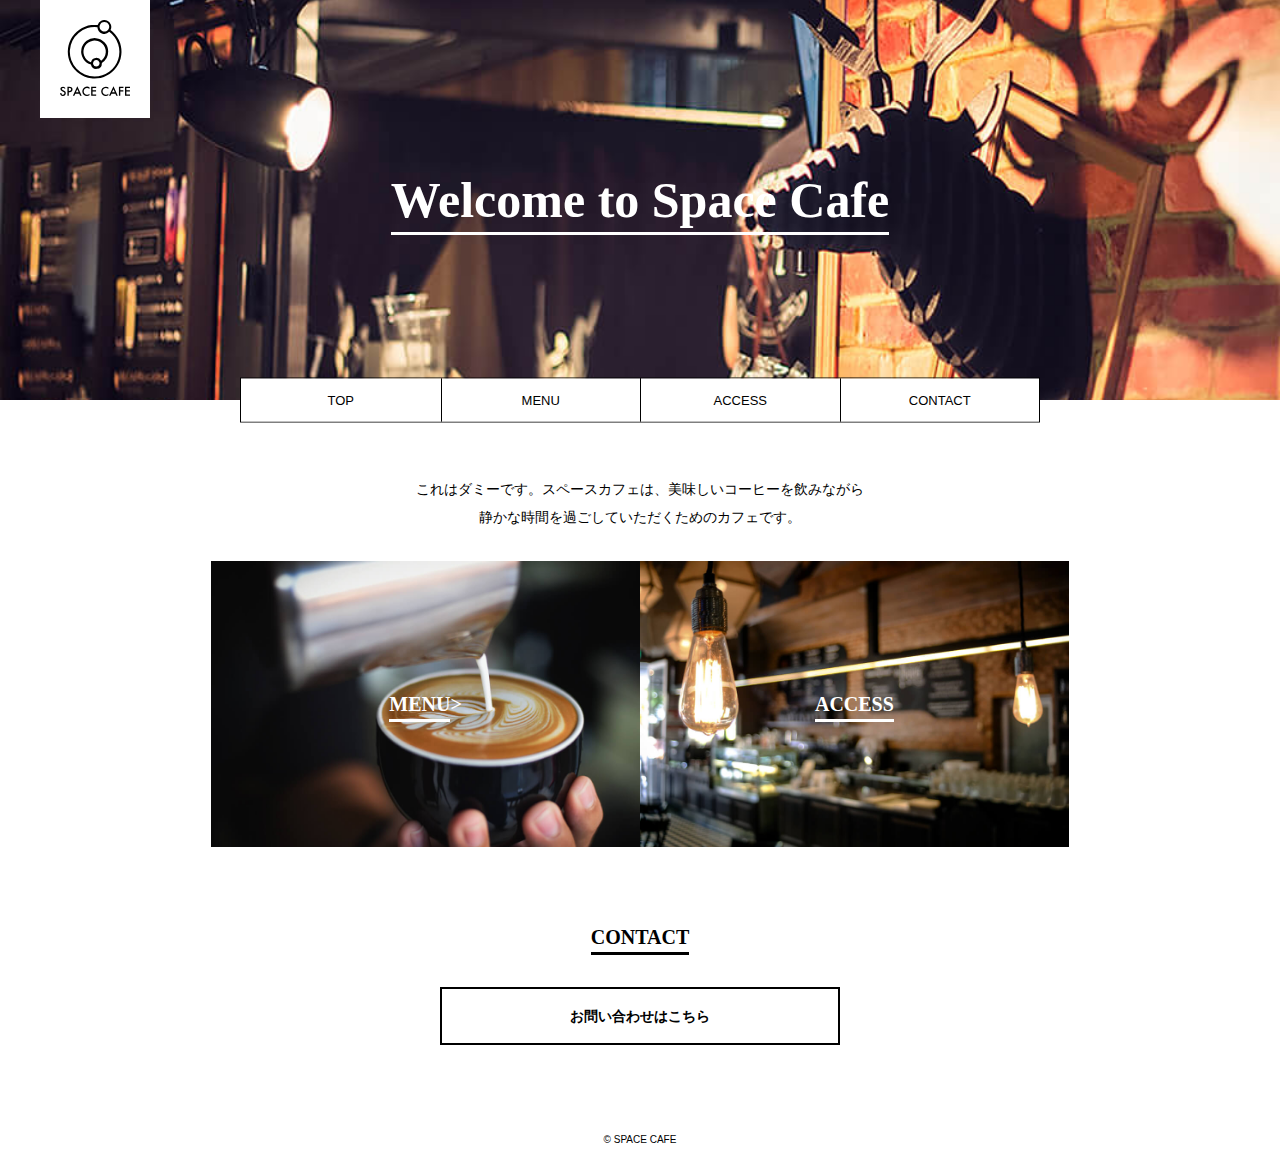
<file: index.html>
<!DOCTYPE html>
<html lang="ja">
<head>
    <meta charset="utf-8">
    <meta http-equiv="X-UA-Compatible" content="IE=edge">
    <meta name="viewport" content="width=device-width, user-scalable=yes,initial-scale=1.0">
    <title>SPACE CAFE</title>
    <link rel="shortcut icon" href="assets/img/common/favicon.ico">
    <link rel="apple-touch-icon" href="assets/img/common/apple-touch-icon.png">
    <link rel="stylesheet" href="assets/css/reset.css">
    <link rel="stylesheet" href="assets/css/common.css">
    <link rel="stylesheet" href="assets/css/top.css">
</head>
<body>
    <header class="header">
        <h1 class="logo"><img src="assets/img/common/logo.svg" alt="ロゴ"></h1>
        <div class="catch-copy"><span>Welcome to Space Cafe</span></div>
    </header>
    <nav class="globalnav">
        <ul class="globalnav-list">
            <li><a href="index.html">TOP</a></li>
            <li><a href="menu/index.html">MENU</a></li>
            <li><a href="access/index.html">ACCESS</a></li>
            <li><a href="contact/index.html">CONTACT</a></li>
        </ul>
    </nav>
    <main class="main">
        <div class="wrapper">
            <div class="lead">
                これはダミーです。スペースカフェは、美味しいコーヒーを飲みながら<br>静かな時間を過ごしていただくためのカフェです。
            </div>
            <div class="img-link-wrap">
                <section class="img-link">
                    <a href="menu/index.html">
                        <img src="assets/img/top/bg_menu.jpg" alt="メニュー画像">
                        <h2 class="heading02"><span>MENU</span>></h2>
                    </a>
                </section>
                <section class="img-link">
                    <a href="access/index.html">
                        <img src="assets/img/top/bg_access.jpg" alt="アクセス画像">
                        <h2 class="heading02"><span>ACCESS</span></h2>
                    </a>
                </section>
            </div><!-- img-link-wrap-->
            <section>
                <h2 class="heading02" heading02-contact><span>CONTACT</span></h2>
                <a href="contact/index.html" class="btn">お問い合わせはこちら</a>
            </section>
        </div><!-- wrapper -->
    </main>
    <footer class="footer">
        <p class="copy"><small>&copy; SPACE CAFE</small></p>
    </footer>
</body>
</html>
</file>
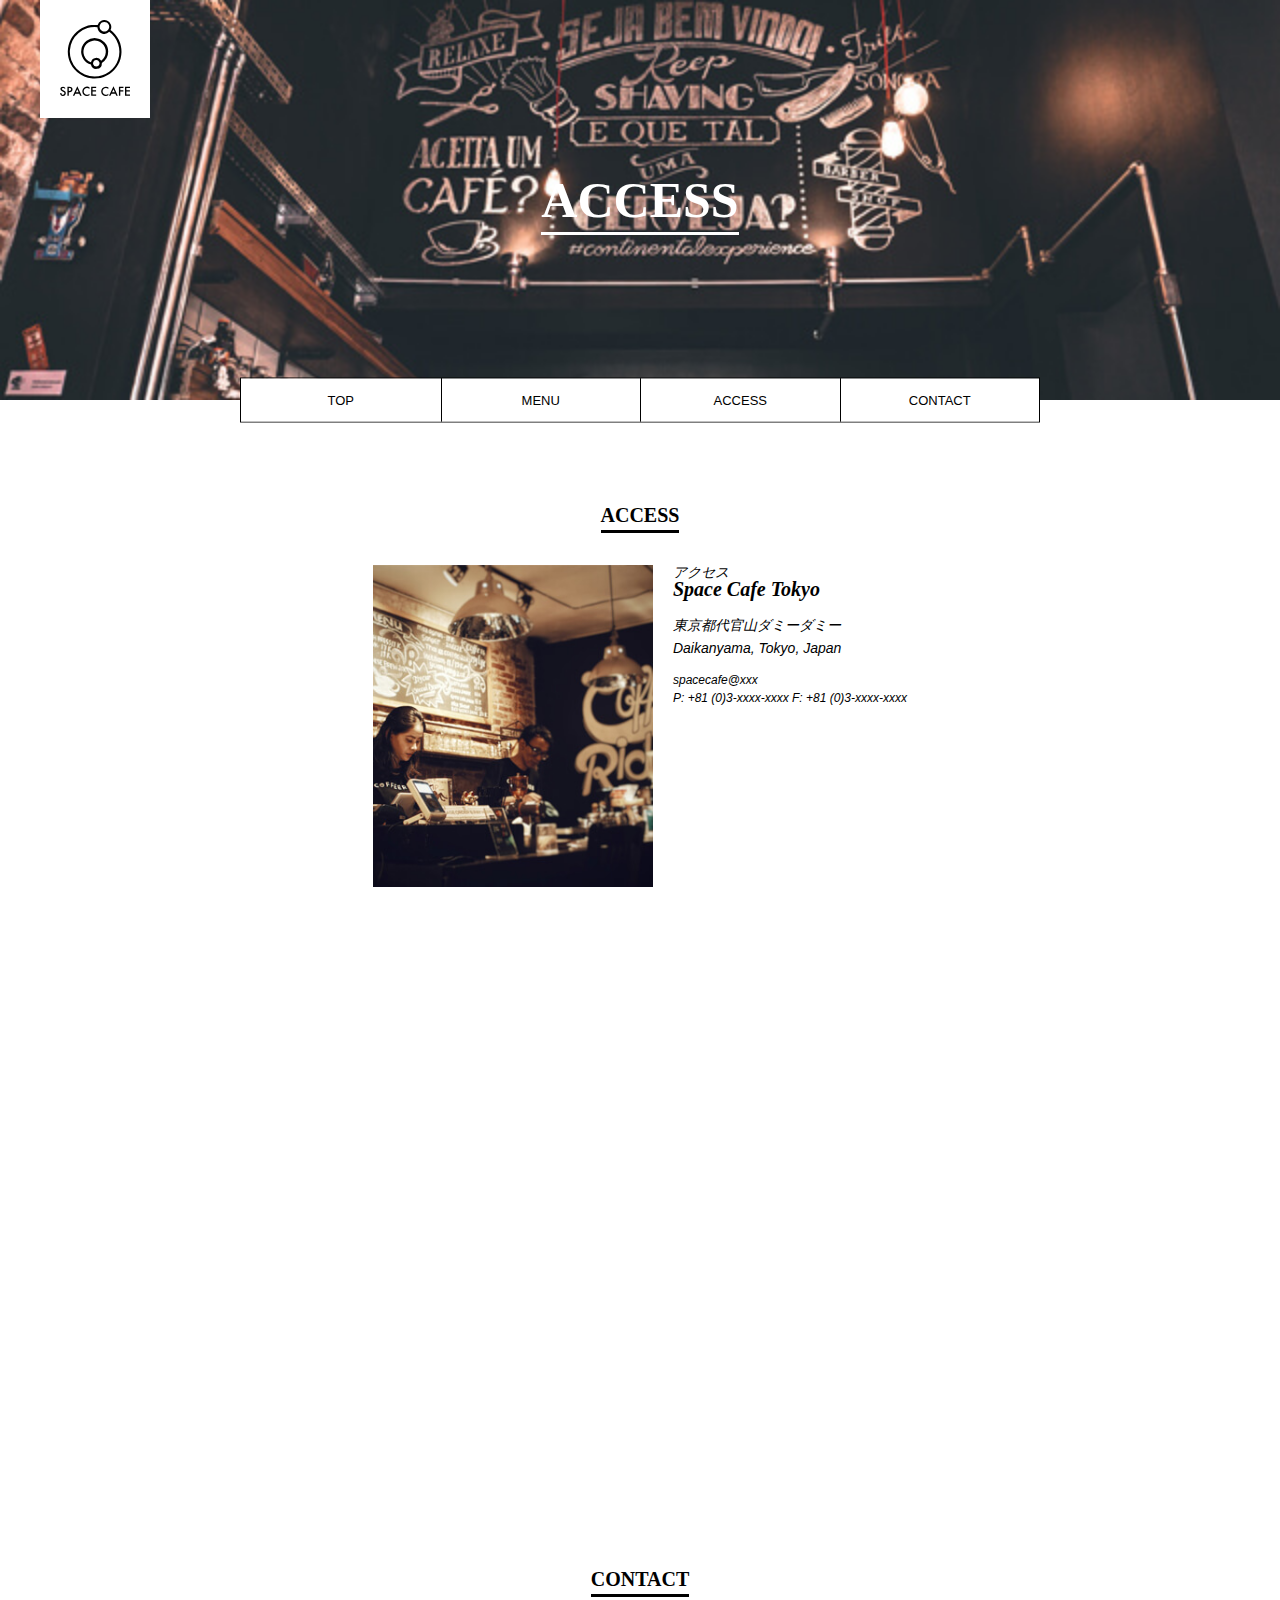
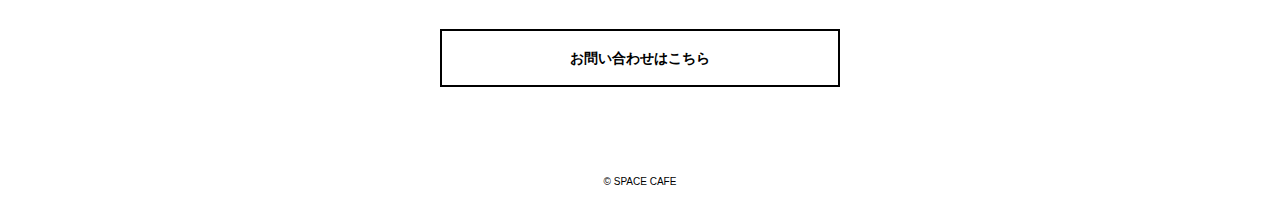
<file: access/index.html>
<!DOCTYPE html>
<html lang="ja">
<head>
    <meta charset="utf-8">
    <meta http-equiv="X-UA-Compatible" content="IE=edge">
    <meta name="viewport" content="width=device-width, user-scalable=yes,initial-scale=1.0">
    <title>アクセスページ | SPACE CAFE</title>
    <link rel="shortcut icon" href="../assets/img/common/favicon.ico">
    <link rel="apple-touch-icon" href="../assets/img/common/apple-touch-icon.png">
    <link rel="stylesheet" href="../assets/css/reset.css">
    <link rel="stylesheet" href="../assets/css/common.css">
    <link rel="stylesheet" href="../assets/css/access.css">
</head>
<body>
    <header class="header header-access">
        <h1 class="logo"><img src="../assets/img/common/logo.svg" alt="ロゴ"></h1>
        <div class="catch-copy"><span>ACCESS</span></div>
    </header>
    <nav class="globalnav">
        <ul class="globalnav-list">
            <li><a href="../index.html">TOP</a></li>
            <li><a href="../menu/index.html">MENU</a></li>
            <li><a href="index.html">ACCESS</a></li>
            <li><a href="../contact/index.html">CONTACT</a></li>
        </ul>
    </nav>
    <main class="main">
        <div class="wrapper">
            <section class="section-access">
                <h2 class="heading02"><span>ACCESS</span></h2>
                <div class="access-block">
                    <div class="access-img"><img src="../assets/img/access/img_access.jpg" alt="店内風景"></div>
                    <address>
                        <dl>
                            <dt>アクセス</dt>
                            <dd class="access-desc">
                                <div class="access-name">Space Cafe Tokyo</div>
                                <div class="address">
                                    <div class="address-text">    
                                    東京都代官山ダミーダミー<br>
                                    Daikanyama, Tokyo, Japan
                                    </div>
                                    <div class="address-contact">
                                        spacecafe@xxx<br>
                                        P: +81 (0)3-xxxx-xxxx F: +81 (0)3-xxxx-xxxx
                                    </div>
                                </div>
                            </dd><!-- desc -->
                        </dl>
                    </address>
                    </div><!-- access-block -->
                    <div class="map">
                        <iframe src="https://www.google.com/maps/embed?pb=!1m18!1m12!1m3!1d3242.1735216403063!2d139.70057307413404!3d35.64809623179635!2m3!1f0!2f0!3f0!3m2!1i1024!2i768!4f13.1!3m3!1m2!1s0x60188b45c788b9cd%3A0x50f941ce0d71f4f8!2z5Luj5a6Y5bGx6aeF!5e0!3m2!1sja!2sjp!4v1697959503183!5m2!1sja!2sjp" width="600" height="450" style="border:0;" allowfullscreen="" loading="lazy" referrerpolicy="no-referrer-when-downgrade"></iframe>
                    </div>
            </section>
            <section>
                <h2 class="heading02" heading02-contact><span>CONTACT</span></h2>
                <a href="contact/index.html" class="btn">お問い合わせはこちら</a>
            </section>
        </div><!-- wrapper -->
    </main>
    <footer class="footer">
        <p class="copy"><small>&copy; SPACE CAFE</small></p>
    </footer>
</body>
</html>
</file>
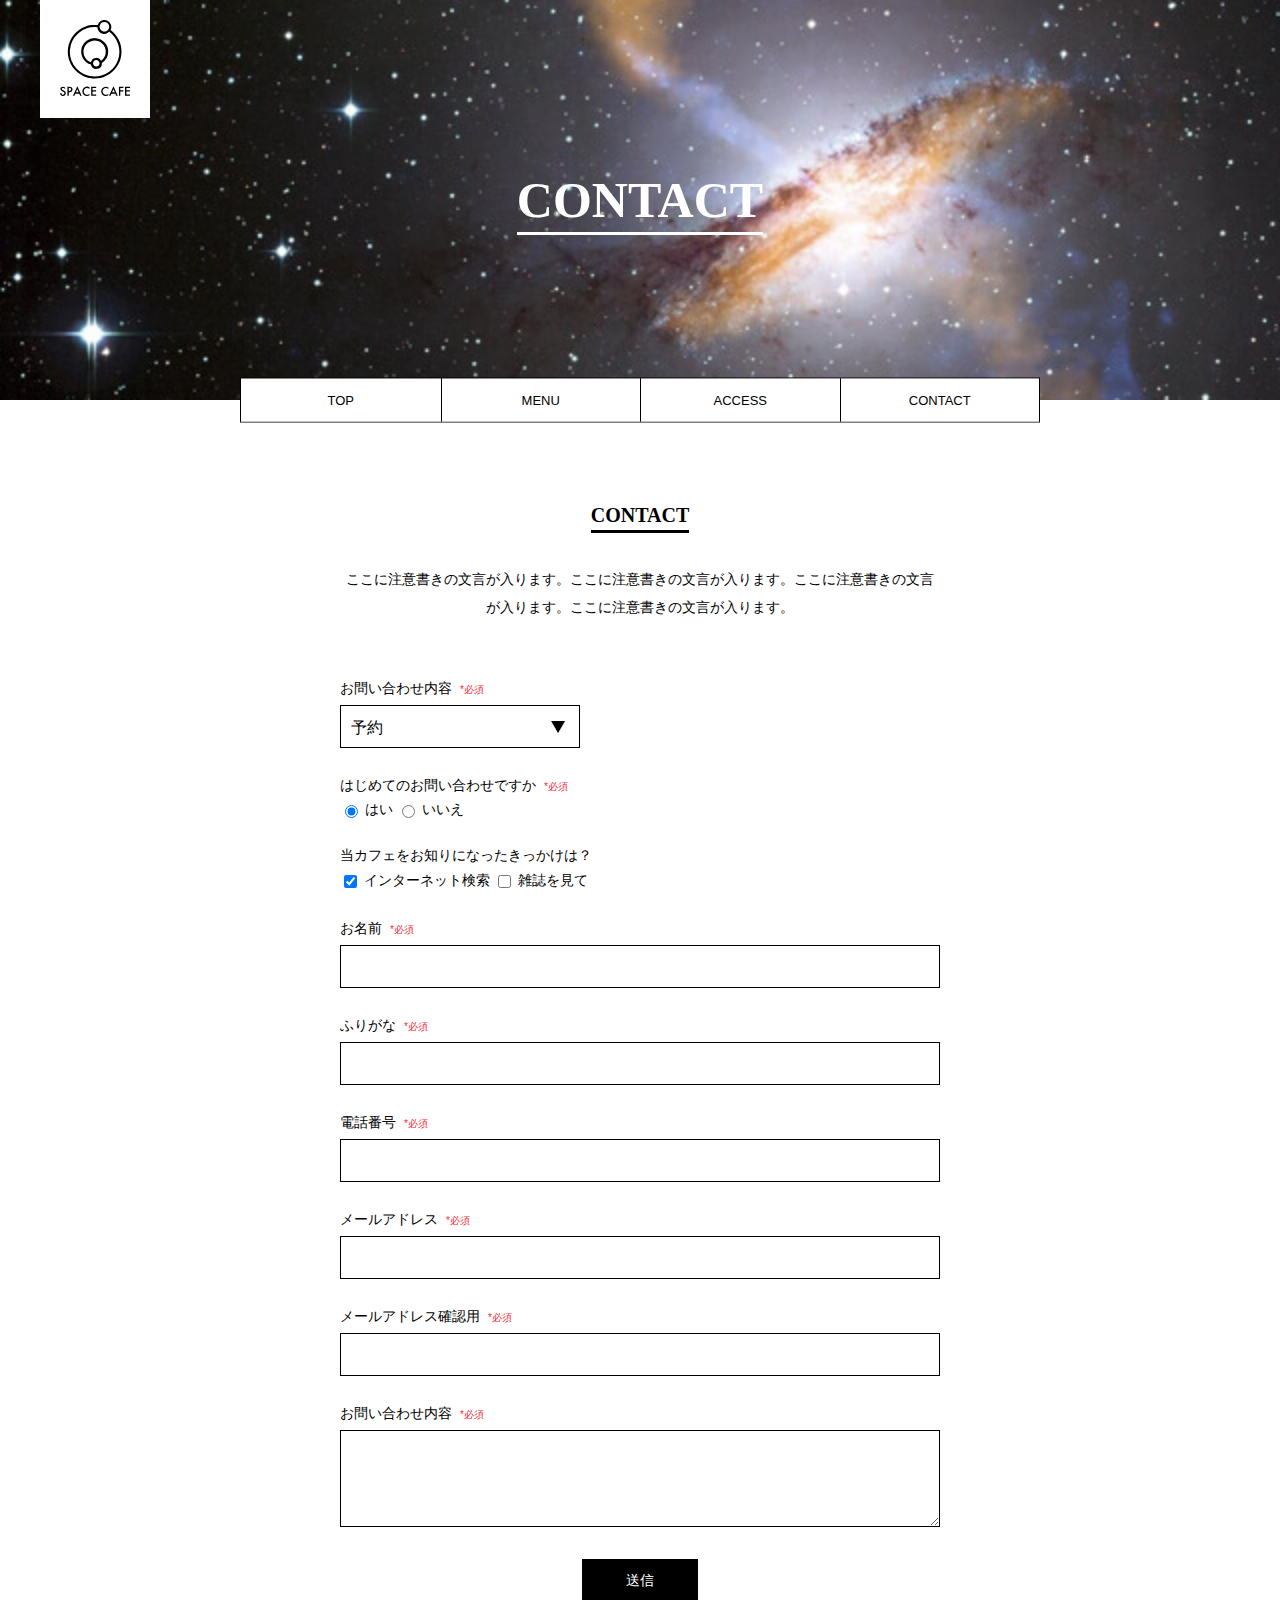
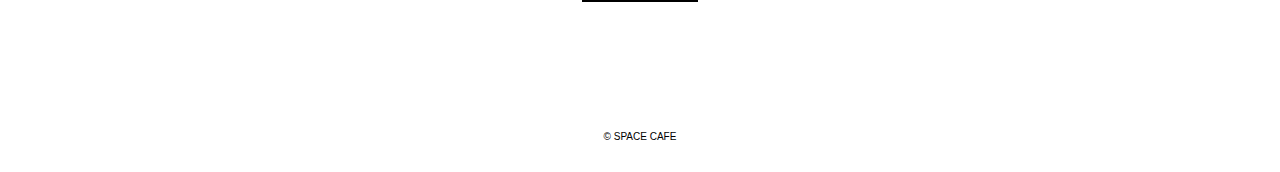
<file: contact/index.html>
<!DOCTYPE html>
<html lang="ja">
<head>
    <meta charset="utf-8">
    <meta http-equiv="X-UA-Compatible" content="IE=edge">
    <meta name="viewport" content="width=device-width, user-scalable=yes,initial-scale=1.0">
    <title>お問い合わせ | SPACE CAFE</title>
    <link rel="shortcut icon" href="../assets/img/common/favicon.ico">
    <link rel="apple-touch-icon" href="../assets/img/common/apple-touch-icon.png">
    <link rel="stylesheet" href="../assets/css/reset.css">
    <link rel="stylesheet" href="../assets/css/common.css">
    <link rel="stylesheet" href="../assets/css/contact.css">
</head>
<body>
    <header class="header header-contact">
        <h1 class="logo"><img src="../assets/img/common/logo.svg" alt="ロゴ"></h1>
        <div class="catch-copy"><span>CONTACT</span></div>
    </header>
    <nav class="globalnav">
        <ul class="globalnav-list">
            <li><a href="../index.html">TOP</a></li>
            <li><a href="../menu/index.html">MENU</a></li>
            <li><a href="../access/index.html">ACCESS</a></li>
            <li><a href="index.html">CONTACT</a></li>
        </ul>
    </nav>
    <main class="main">
        <div class="wrapper">
            <section class="section-contact">
                <h2 class="heading02"><span>CONTACT</span></h2>
                <div class="lead">
                    ここに注意書きの文言が入ります。ここに注意書きの文言が入ります。ここに注意書きの文言が入ります。ここに注意書きの文言が入ります。
                </div>
                <form action="#" class="form">
                    <fieldset class="form-block">
                        <legend class="form-title">お問い合わせ内容<span class="must">*必須</span></legend>
                        <div class="form-input">
                            <div class="selectbox-wrap">
                                <select class="select" name="select">
                                    <option value="予約">予約</option>
                                    <option value="その他お問い合わせ">その他お問い合わせ</option>
                                </select>
                            </div>
                        </div>
                    </fieldset>
                    <fieldset class="form-block">
                        <legend class="form-title">はじめてのお問い合わせですか<span class="must">*必須</span></legend>
                        <div class="form-input">
                            <input type="radio" name="radio" id="radio1" value="1" checked>
                            <label for="radio1">はい</label>
                            <input type="radio" name="radio" id="radio2" value="2">
                            <label for="radio2">いいえ</label>
                        </div>
                    </fieldset>
                    <fieldset class="form-block">
                        <legend class="form-title">当カフェをお知りになったきっかけは？</legend>
                        <div class="form-input">
                            <input type="checkbox" name="checkbox" id="checkbox1" value="1" checked>
                            <label for="checkbox1">インターネット検索</label>
                            <input type="checkbox" name="checkbox" id="checkbox2" value="2">
                            <label for="checkbox2">雑誌を見て</label>
                        </div>
                    </fieldset>
                    <fieldset class="form-block">
                        <legend class="form-title">お名前<span class="must">*必須</span></legend>
                        <div class="form-input"><input type="text" class="input-text"></div>
                    </fieldset>
                    <fieldset class="form-block">
                        <legend class="form-title">ふりがな<span class="must">*必須</span></legend>
                        <div class="form-input"><input type="text" class="input-text"></div>
                    </fieldset>
                    <fieldset class="form-block">
                        <legend class="form-title">電話番号<span class="must">*必須</span></legend>
                        <div class="form-input"><input type="text" class="input-text"></div>
                    </fieldset>
                    <fieldset class="form-block">
                        <legend class="form-title">メールアドレス<span class="must">*必須</span></legend>
                        <div class="form-input"><input type="text" class="input-text"></div>
                    </fieldset>
                    <fieldset class="form-block">
                        <legend class="form-title">メールアドレス確認用<span class="must">*必須</span></legend>
                        <div class="form-input"><input type="text" class="input-text"></div>
                    </fieldset>
                    <fieldset class="form-block">
                        <legend class="form-title">お問い合わせ内容<span class="must">*必須</span></legend>
                        <div class="form-input"><textarea class="textarea"></textarea></div>
                    </fieldset>
                    <button class="submit-btn">送信</button>
                </form>
            </section>
        </div><!-- wrapper -->
    </main>
    <footer class="footer">
        <p class="copy"><small>&copy; SPACE CAFE</small></p>
    </footer>
</body>
</html>
</file>
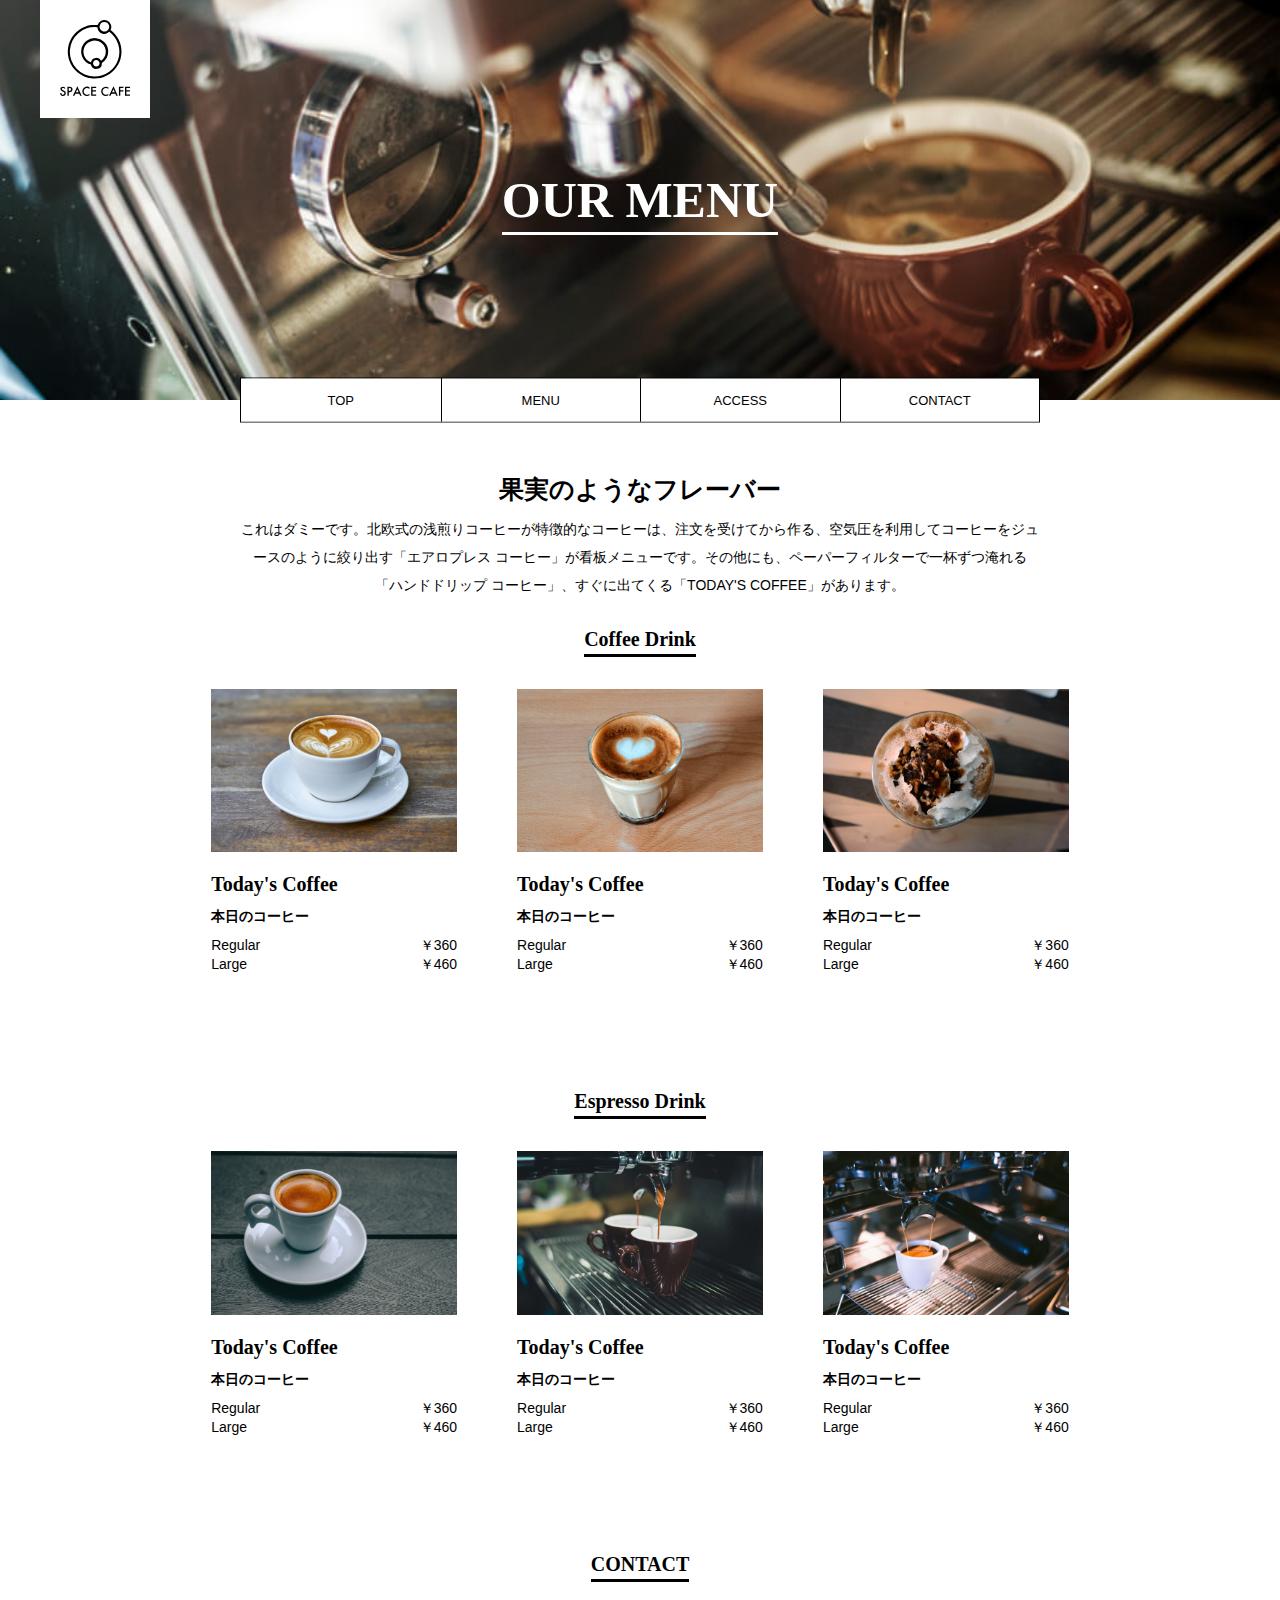
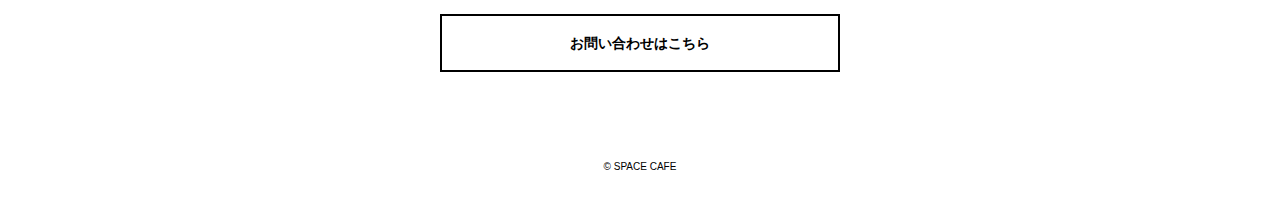
<file: menu/index.html>
<!DOCTYPE html>
<html lang="ja">
<head>
    <meta charset="utf-8">
    <meta http-equiv="X-UA-Compatible" content="IE=edge">
    <meta name="viewport" content="width=device-width, user-scalable=yes,initial-scale=1.0">
    <title>メニューページ | SPACE CAFE</title>
    <link rel="shortcut icon" href="../assets/img/common/favicon.ico">
    <link rel="apple-touch-icon" href="../assets/img/common/apple-touch-icon.png">
    <link rel="stylesheet" href="../assets/css/reset.css">
    <link rel="stylesheet" href="../assets/css/common.css">
    <link rel="stylesheet" href="../assets/css/menu.css">
</head>
<body>
    <header class="header header-menu">
        <h1 class="logo"><img src="../assets/img/common/logo.svg" alt="ロゴ"></h1>
        <div class="catch-copy"><span>OUR MENU</span></div>
    </header>
    <nav class="globalnav">
        <ul class="globalnav-list">
            <li><a href="../index.html">TOP</a></li>
            <li><a href="index.html">MENU</a></li>
            <li><a href="../access/index.html">ACCESS</a></li>
            <li><a href="../contact/index.html">CONTACT</a></li>
        </ul>
    </nav>
    <main class="main">
        <div class="wrapper">
            <div class="lead">
                <div class="lead-title">果実のようなフレーバー</div>
                これはダミーです。北欧式の浅煎りコーヒーが特徴的なコーヒーは、注文を受けてから作る、空気圧を利用してコーヒーをジュースのように絞り出す「エアロプレス コーヒー」が看板メニューです。その他にも、ペーパーフィルターで一杯ずつ淹れる「ハンドドリップ コーヒー」、すぐに出てくる「TODAY'S COFFEE」があります。
            </div>
            <section class="menu-category">
                <h2 class="heading02 heading02--menu"><span>Coffee Drink</span></h2>
                <ul class="menu-wrap">
                    <li class="menu">
                        <div class="menu-img"><img src="../assets/img/menu/menu_coffee01.jpg" alt=""></div>
                        <div class="menu-name-en">Today's Coffee</div>
                        <p class="menu-name-ja">本日のコーヒー</p>
                        <div class="menu-price">
                            <span>Regular</span>
                            <span>￥360</span>
                        </div>
                        <div class="menu-price">
                            <span>Large</span>
                            <span>￥460</span>
                        </div>
                    </li><!-- menu -->
                    <li class="menu">
                        <div class="menu-img"><img src="../assets/img/menu/menu_coffee02.jpg" alt=""></div>
                        <div class="menu-name-en">Today's Coffee</div>
                        <p class="menu-name-ja">本日のコーヒー</p>
                        <div class="menu-price">
                            <span>Regular</span>
                            <span>￥360</span>
                        </div>
                        <div class="menu-price">
                            <span>Large</span>
                            <span>￥460</span>
                        </div>
                    </li><!-- menu -->
                    <li class="menu">
                        <div class="menu-img"><img src="../assets/img/menu/menu_coffee03.jpg" alt=""></div>
                        <div class="menu-name-en">Today's Coffee</div>
                        <p class="menu-name-ja">本日のコーヒー</p>
                        <div class="menu-price">
                            <span>Regular</span>
                            <span>￥360</span>
                        </div>
                        <div class="menu-price">
                            <span>Large</span>
                            <span>￥460</span>
                        </div>
                    </li><!-- menu -->
                </ul>
            </section><!-- menu-category -->
            <section class="menu-category">
                <h2 class="heading02 heading02--menu"><span>Espresso Drink</span></h2>
                <ul class="menu-wrap">
                    <li class="menu">
                        <div class="menu-img"><img src="../assets/img/menu/menu_coffee04.jpg" alt=""></div>
                        <div class="menu-name-en">Today's Coffee</div>
                        <p class="menu-name-ja">本日のコーヒー</p>
                        <div class="menu-price">
                            <span>Regular</span>
                            <span>￥360</span>
                        </div>
                        <div class="menu-price">
                            <span>Large</span>
                            <span>￥460</span>
                        </div>
                    </li><!-- menu -->
                    <li class="menu">
                        <div class="menu-img"><img src="../assets/img/menu/menu_coffee05.jpg" alt=""></div>
                        <div class="menu-name-en">Today's Coffee</div>
                        <p class="menu-name-ja">本日のコーヒー</p>
                        <div class="menu-price">
                            <span>Regular</span>
                            <span>￥360</span>
                        </div>
                        <div class="menu-price">
                            <span>Large</span>
                            <span>￥460</span>
                        </div>
                    </li><!-- menu -->
                    <li class="menu">
                        <div class="menu-img"><img src="../assets/img/menu/menu_coffee06.jpg" alt=""></div>
                        <div class="menu-name-en">Today's Coffee</div>
                        <p class="menu-name-ja">本日のコーヒー</p>
                        <div class="menu-price">
                            <span>Regular</span>
                            <span>￥360</span>
                        </div>
                        <div class="menu-price">
                            <span>Large</span>
                            <span>￥460</span>
                        </div>
                    </li><!-- menu -->
                </ul>
            </section>
            <section>
                <h2 class="heading02" heading02-contact><span>CONTACT</span></h2>
                <a href="contact/index.html" class="btn">お問い合わせはこちら</a>
            </section>
        </div><!-- wrapper -->
    </main>
    <footer class="footer">
        <p class="copy"><small>&copy; SPACE CAFE</small></p>
    </footer>
</body>
</html>
</file>
<file: assets/css/common.css>
@charset "UTF-8";
.header{
    position: relative;
    width: 100%;
    height: 0;
    padding-bottom: 100%;
    background: url(../img/top/hero_top.jpg) no-repeat center center/cover;
}

@media print, screen and (min-width:768px){
    .header{
        height: 400px;
        padding-bottom: 0;
    }
}

.logo{
    width: 60px;
    padding: 10px;
    background: #fff;
    position: absolute;
    top: 0;
    left: 20px;
}

@media print, screen and (min-width:768px){
    .logo{
        width: 110px;
        padding: 20px;
        left: 40px;
    }
}

.catch-copy, .page-title{
    text-align: center;
    width: 100%;
    color: #fff;
    font-family: "ヒラギノ明朝 ProN W3", "Hiragino Mincho ProN", "HG明朝E", "MS P明朝", "MS明朝", serif;
    font-size: 6vw;
    font-weight: bold;
    position: absolute;
    top: 50%;
    left: 0;
    -webkit-transform: translate(0, -50%);
    transform: translate(0,-50%);
}

.catch-copy span, .page-title span{
    border-bottom: 3px solid #fff;
    padding-bottom: 4px;
}

@media print, screen and (min-width: 768px){
    .catch-copy, .page-title{
        font-size: 50px;
    }
}

.heading02{
    text-align: center;
    font-size: 16px;
    font-weight: bold;
    color: #000;
    font-family: "ヒラギノ明朝 ProN W3", "Hiragino Mincho ProN", "HG明朝E", "MS P明朝", "MS 明朝", serif;
    margin-bottom: 20px;
}

@media print, screen and (min-width: 768px){
    .heading02{
        font-size: 20px;
        margin-bottom: 40px;
    }
}

.heading02 span{
    border-bottom: 3px solid #000;
    padding-bottom: 4px;
}

.lead{
    font-size: 14px;
    line-height: 2.0;
}

.btn{
    display: block;
    text-align: center;
    width: 200px;
    margin: 0 auto 60px;
    border: 2px solid #000;
    text-decoration: none;
    padding: 13px 0 12px;
    font-weight: bold;
}

@media print, screen and (min-width: 768px){
    .btn{
        width: 400px;
        padding: 20px 0;
        font-size: 14px;
    }
}

.footer{
    padding: 15px 10px;
}

@media print, screen and (min-width: 768px){
    .footer{
        padding: 30px 10px;
    }
}

.copy{
    text-align: center;
    font-size: 1.0rem;
}

.globalnav{
    position: relative;
    padding: 0 10px;
    -webkit-transform: translate(0,-50%);
    transform: translate(0,-50%);
}

.globalnav li{
    display: table-cell;
    text-align: center;
}

.globalnav li:not(:first-child){
    border-left: 1px solid #000;
}

.globalnav li a{
    font-size: 1.3rem;
    display: block;
    background: #fff;
    text-decoration: none;
    padding: 15px 0;
}

.globalnav li a:hover{
    opacity: 1;
}

@media print, screen and (min-width: 768px){
    .globalnav li a:hover{
        background: #000;
        color: #fff;
    }
}

.globalnav-list{
    width: 100%;
    max-width: 800px;
    margin: 0 auto;
    display: table;
    table-layout: fixed;
    border: 1px solid #000;
}
</file>
<file: assets/css/top.css>
@charset "UTF-8";
.wrapper{
    max-width: 960px;
    margin: 0 auto;
    padding: 0 4%;
}

.lead{
    padding: 30px 0;
}

@media print, screen and (min-width: 768px){
    .lead{
        width: 800px;
        margin: 0 auto;
        text-align: center;
    }
}

.img-link-wrap{
    margin-bottom: 40px;
}

@media print, screen and (min-width: 768px){
    .img-link-wrap{
        display: -webkit-flex;
        display: -ms-flexbox;
        display: flex;
        margin-bottom: 80px;
    }
    .img-link{
        width: 50%;
    }
}

.img-link a{
    display: block;
    position: relative;
    z-index: 1;
}

.img-link a .heading02{
    color: #fff;
    z-index: 2;
    position: absolute;
    width: 100%;
    top: 50%;
    left: 0;
    -webkit-transform: translate(0, -50%);
    transform: translate(0, -50%);
    margin-bottom: 0;
}

.img-link a .heading02 span{
    border-color: #fff;
}

.img-link a img{
    display: block;
}
</file>
<file: assets/css/access.css>
@charset "UTF-8";
.header.header-access{
    background: url(../img/access/hero_access.jpg) no-repeat center center/cover;
}

.wrapper{
    max-width: 960px;
    margin: 0 auto;
    padding: 0 4%;
}

.section-access{
    padding: 30px 0 50px;
}

@media print, screen and (min-width:768px){
    .section-access{
        padding: 60px 0 100px;
        max-width: 700px;
        margin: 0 auto;
    }
}

.access-img{
    margin-bottom: 15px;
}

@media print, screen and (min-width: 768px){
    .access-img{
        width: 50%;
        max-width: 300px;
        padding-right: 20px;
    }
}

.address{
    margin-bottom: 20px;
}

.address dt{
    font-size: 12px;
    margin-bottom: 10px;
}

.access-name{
    font-family: "ヒラギノ明朝 ProN W3", "Hiragino Mincho ProN", "HG明朝E", "MS P明朝", "MS明朝", serif;
    font-size: 20px;
    font-weight: bold;
    margin-bottom: 15px;
}

.address-text{
    font-size: 14px;
    line-height: 1.67;
    margin-bottom: 10px;
}

.address-contact{
    font-size: 12px;
    line-height: 1.5;
}

@media print, screen and (min-width: 768px){
    .access-block{
        display: -webkit-flex;
        display: -ms-flexbox;
        display: flex;
        justify-content: center;
        margin-bottom: 40px;
    }
}

.map{
    position: relative;
    width: 100%;
    height: 0;
    padding-bottom: 75%;
}

.map iframe{
    width: 100%;
    height: 100%;
    position: absolute;
    top: 0;
    left: 0;
    bottom: 0;
    right: 0;
}
</file>
<file: assets/css/contact.css>
@charset "UTF-8";
.header.header-contact{
    background: url(../img/contact/hero_contact.jpg) no-repeat center center/cover;
}

.wrapper{
    max-width: 960px;
    margin: 0 auto;
    padding: 0 4%;
}

.section-contact{
    padding: 30px 0 50px;
}

@media print, screen and (min-width: 768px){
    .section-contact{
        padding: 60px 0 100px;
        margin: 0 auto;
    }
}

.lead{
    margin-bottom: 30px;
}

@media print, screen and (min-width: 768px){
    .lead{
        margin: 0 auto;
        width: 600px;
        text-align: center;
        margin-bottom: 60px;
    }
}

.select, input[type="text"], textarea{
    -moz-appearance: none;
    -webkit-appearance: none;
    appearance: none;
    width: 100%;
    height: 43px;
    padding: 0 10px;
    border: 1px solid #000;
    border-radius: 0;
    background: #fff;
    font-size: 1.6rem;
    line-height: 43px;
}

.selectbox-wrap{
    position: relative;
    width: 240px;
    height: 43px;
    z-index: 1;
}

.selectbox-wrap::after{
    content: "";
    display: block;
    width: 14px;
    height: 12px;
    background: url(../img/contact/icon_select.png) no-repeat center center/cover;
    position: absolute;
    top: 50%;
    margin-top: -6px;
    right: 15px;
    z-index: 10;
}

.form-block{
    margin-bottom: 25px;
}

@media print, screen and (min-width: 768px){
    .form-block{
        width: 600px;
        margin: 0 auto 30px;
    }
}

.form-title{
    font-size: 1.4rem;
    margin-bottom: 10px;
}

.form-title span{
    display: inline-block;
    font-size: 1.0rem;
    color: #f32938;
    margin-left: 8px;
}

.textarea{
    height: 97px;
    line-height: 1.5;
    padding: 10px;
}

.submit-btn{
    display: block;
    -moz-appearance: none;
    -webkit-appearance: none;
    appearance: none;
    border: none;
    cursor: pointer;
    padding: 0;
    background: #000;
    color: #fff;
    font-size: 1.4rem;
    width: 116px;
    height: 43px;
    line-height: 43px;
    margin: 0 auto;
}
</file>
<file: assets/css/menu.css>
@charset "UTF-8";
.header.header-menu{
    background: url(../img/menu/hero_menu.jpg) no-repeat center center/cover;
}

.wrapper{
    max-width: 960px;
    margin: 0 auto;
    padding: 0 4%;
}

.lead{
    padding: 30px 0;
}

@media print, screen and (min-width: 768px){
    .lead{
        width: 800px;
        margin: auto;
        text-align: center;
    }
}

.lead-title{
    font-size: 25px;
    margin-bottom: 10px;
    font-weight: bold;
    line-height: 1.2;
    font-family: "ヒラギノ明朝 ProN W3", "Hiragino Mincho ProN", "HG明朝E", "MS P明朝", "MS明朝", serif;
}

.menu{
    padding: 15px 0;
    border-bottom: 1px solid #eee;
    list-style: none;
}

@media print, screen and (min-width: 768px){
    .menu-wrap{
        display: -webkit-flex;
        display: -ms-flexbox;
        display: flex;
        -webkit-flex-wrap: wrap;
        -ms-flex-wrap: wrap;
        flex-wrap: wrap;
    }
    .menu{
        width: 33.33%;
        padding: 0 30px;
        margin-bottom: 60px;
        border-bottom: none;
    }
}

.menu-img{
    margin-bottom: 20px;
}

.menu-name-en{
    font-size: 20px;
    font-family: "ヒラギノ明朝 ProN W3", "Hiragino Mincho ProN", "HG明朝E", "MS P明朝", "MS明朝", serif;
    font-weight: bold;
    margin-bottom: 15px;
}

.menu-name-ja{
    font-size: 14px;
    font-weight: bold;
    margin-bottom: 15px;
}

.menu-price{
    font-size: 14px;
    display: -webkit-flex;
    display: -ms-flexbox;
    display: flex;
    -webkit-jastify-content: space-between;
    -ms-flex-pack: justify;
    justify-content: space-between;
}

.menu-price + .menu-price{
    margin-top: 5px;
}

.menu-category{
    margin-bottom: 60px;
}

@media print, screen and (min-width: 768px){
    .menu-category{
        margin: 0 -30px 60px;
    }
}
</file>
